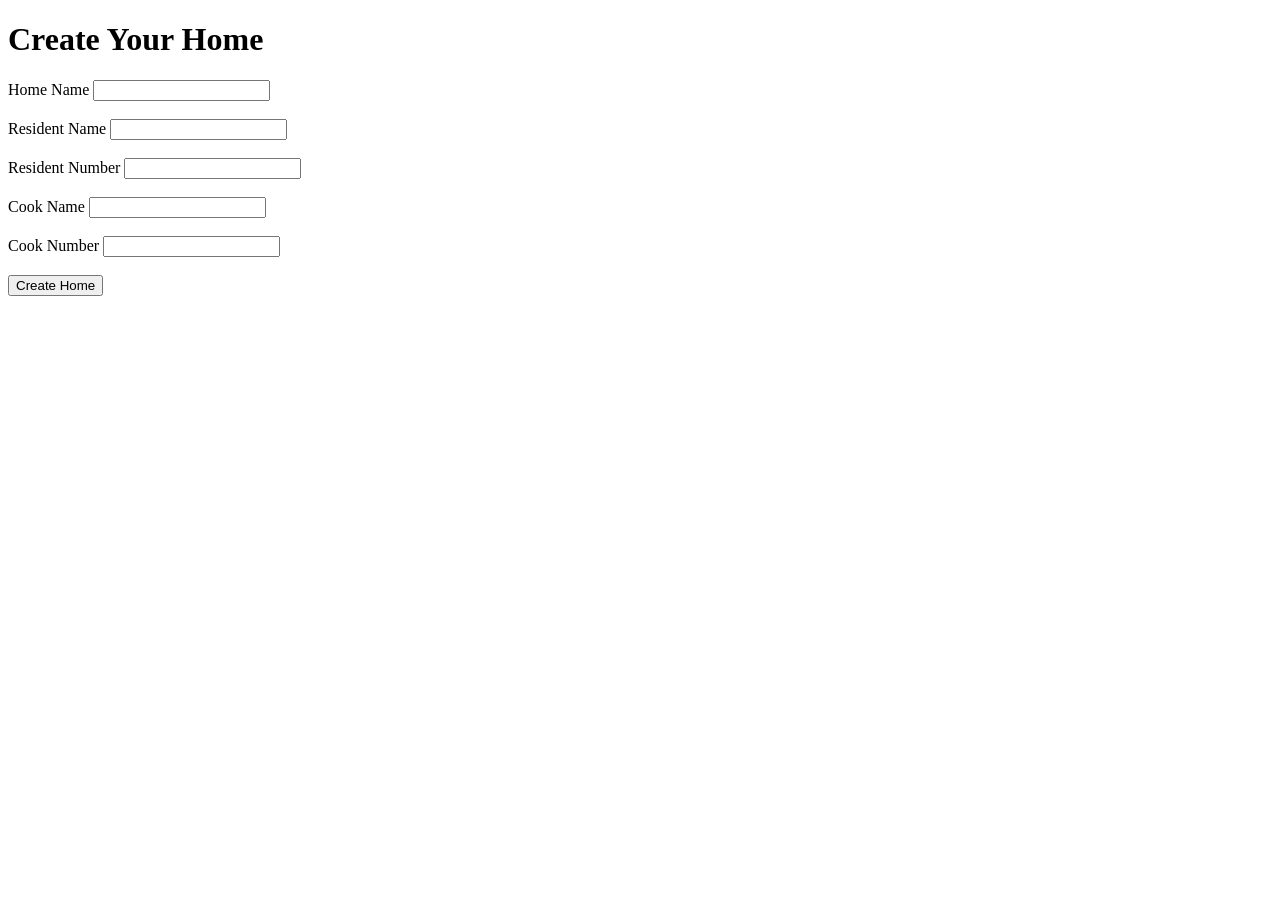
<file: frontend/meal-bot-frontend/index.html>
<!DOCTYPE html>
<html>
<head>
    <title>MealBot</title>
</head>

<body>

    <h1>Create Your Home</h1>

    <label>Home Name</label>
    <input type="text" id="homeName">

    <br><br>

    <label>Resident Name</label>
    <input type="text" id="residentName">

    <br><br>

    <label>Resident Number</label>
    <input type="text" id="residentNumber">

    <br><br>

    <label>Cook Name</label>
    <input type="text" id="cookName">

    <br><br>

    <label>Cook Number</label>
    <input type="text" id="cookNumber">

    <br><br>

    <button id="createHomeButton">Create Home</button>

    <p id="result"></p>

    <script src="script.js"></script>

</body>
</html>
</file>
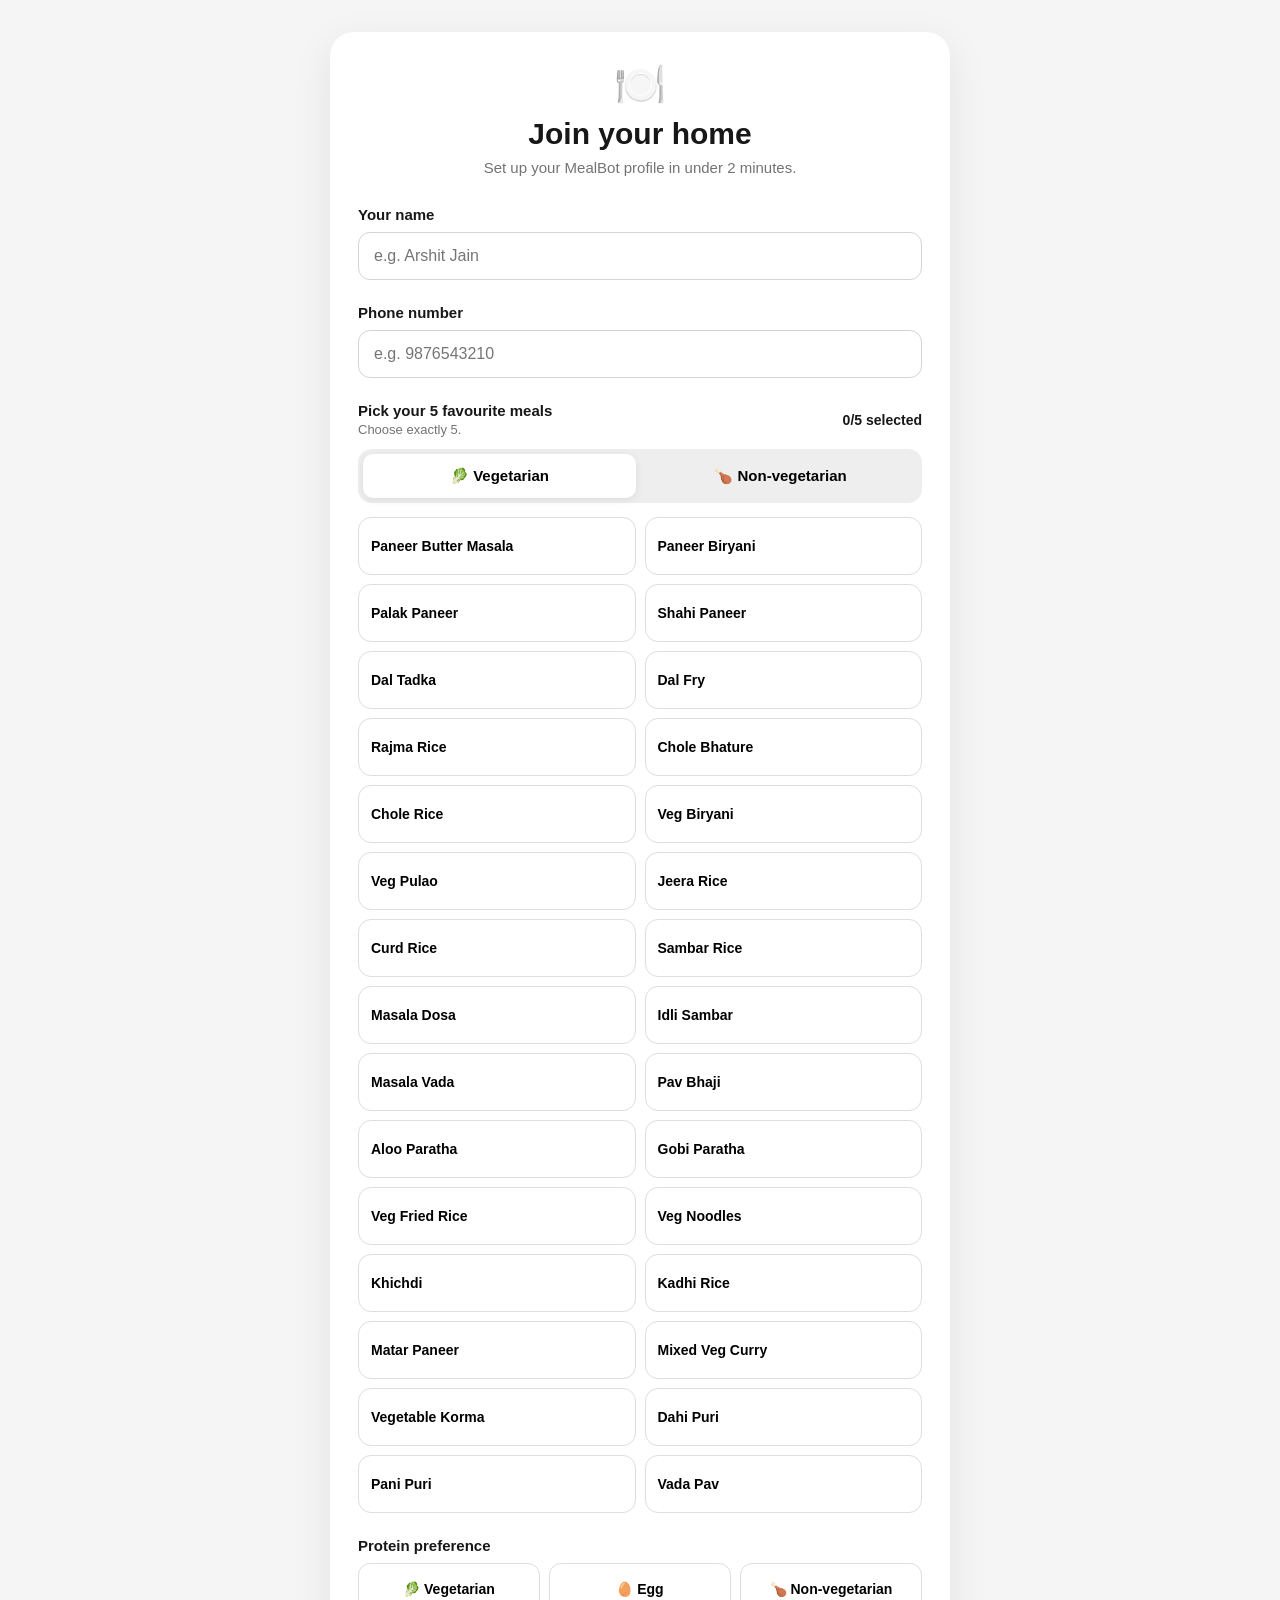
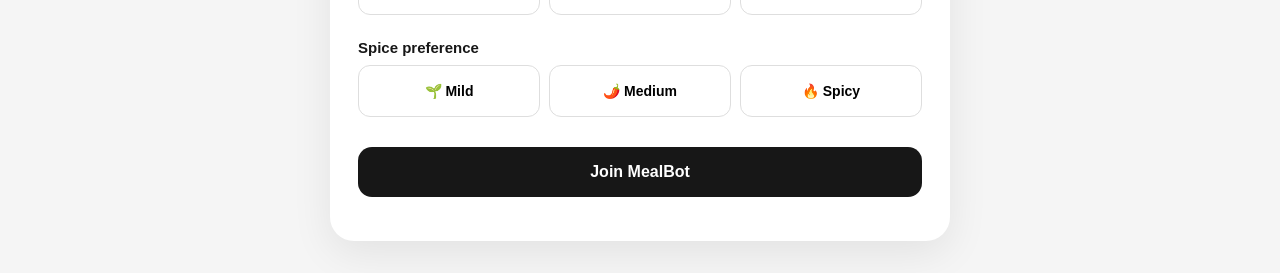
<file: frontend/meal-bot-frontend/configure-resident.html>
<!DOCTYPE html>
<html lang="en">
<head>
    <meta charset="UTF-8">
    <meta name="viewport" content="width=device-width, initial-scale=1.0">
    <title>MealBot — Join Your Home</title>
    <link rel="stylesheet" href="resident.css">
</head>
<body>

    <main class="container">
        <div class="card">

            <div class="header">
                <div class="logo">🍽️</div>
                <h1>Join your home</h1>
                <p>Set up your MealBot profile in under 2 minutes.</p>
            </div>

            <section>
                <label for="residentName">Your name</label>
                <input
                    type="text"
                    id="residentName"
                    placeholder="e.g. Arshit Jain"
                    autocomplete="name"
                >
            </section>

            <section>
                <label for="residentNumber">Phone number</label>
                <input
                    type="tel"
                    id="residentNumber"
                    placeholder="e.g. 9876543210"
                    autocomplete="tel"
                >
            </section>

            <section>
                <div class="section-heading">
                    <div>
                        <label>Pick your 5 favourite meals</label>
                        <p>Choose exactly 5.</p>
                    </div>
                    <span id="mealCounter">0/5</span>
                </div>

                <div id="mealGrid" class="meal-grid"></div>
            </section>

            <section>
                <label>Protein preference</label>
                <div id="proteinOptions" class="option-grid">
                    <button type="button" data-value="vegetarian">🥬 Vegetarian</button>
                    <button type="button" data-value="egg">🥚 Egg</button>
                    <button type="button" data-value="non_vegetarian">🍗 Non-vegetarian</button>
                </div>
            </section>

            <section>
                <label>Spice preference</label>
                <div id="spiceOptions" class="option-grid">
                    <button type="button" data-value="mild">🌱 Mild</button>
                    <button type="button" data-value="medium">🌶️ Medium</button>
                    <button type="button" data-value="spicy">🔥 Spicy</button>
                </div>
            </section>

            <button id="submitButton" class="submit-button" type="button">
                Join MealBot
            </button>

            <p id="result"></p>

        </div>
    </main>

    <script src="resident.js"></script>
</body>
</html>
</file>
<file: frontend/meal-bot-frontend/resident.css>
* {
    box-sizing: border-box;
}

body {
    margin: 0;
    font-family: Arial, sans-serif;
    background: #f5f5f5;
    color: #171717;
}

.container {
    width: 100%;
    min-height: 100vh;
    display: flex;
    justify-content: center;
    padding: 32px 16px;
}

.card {
    width: 100%;
    max-width: 620px;
    background: white;
    border-radius: 24px;
    padding: 28px;
    box-shadow: 0 12px 40px rgba(0, 0, 0, 0.08);
}

.header {
    text-align: center;
    margin-bottom: 30px;
}

.logo {
    font-size: 42px;
    margin-bottom: 8px;
}

h1 {
    margin: 0;
    font-size: 30px;
}

.header p {
    margin: 8px 0 0;
    color: #737373;
    font-size: 15px;
}

section {
    margin-top: 24px;
}

label {
    display: block;
    font-size: 15px;
    font-weight: 700;
    margin-bottom: 9px;
}

input {
    width: 100%;
    padding: 14px 15px;
    border: 1px solid #d4d4d4;
    border-radius: 12px;
    font-size: 16px;
    outline: none;
}

input:focus {
    border-color: #171717;
}

.section-heading {
    display: flex;
    align-items: center;
    justify-content: space-between;
    margin-bottom: 12px;
}

.section-heading label {
    margin-bottom: 3px;
}

.section-heading p {
    margin: 0;
    color: #737373;
    font-size: 13px;
}

#mealCounter {
    font-size: 14px;
    font-weight: 700;
    white-space: nowrap;
}

.food-toggle {
    display: grid;
    grid-template-columns: 1fr 1fr;
    gap: 8px;
    padding: 5px;
    background: #eeeeee;
    border-radius: 14px;
    margin-bottom: 14px;
}

.food-toggle button {
    border: 0;
    background: transparent;
    padding: 13px 10px;
    border-radius: 10px;
    font-size: 15px;
    font-weight: 700;
    cursor: pointer;
}

.food-toggle button.selected {
    background: white;
    box-shadow: 0 2px 8px rgba(0, 0, 0, 0.08);
}

.meal-grid {
    display: grid;
    grid-template-columns: repeat(2, 1fr);
    gap: 9px;
}

.meal-card {
    min-height: 58px;
    padding: 12px;
    border: 1px solid #dedede;
    background: white;
    border-radius: 13px;
    font-size: 14px;
    font-weight: 600;
    cursor: pointer;
    text-align: left;
    transition: 0.15s ease;
}

.meal-card:hover {
    transform: translateY(-1px);
}

.meal-card.selected {
    border: 2px solid #171717;
    background: #f0f0f0;
}

.option-grid {
    display: grid;
    grid-template-columns: repeat(3, 1fr);
    gap: 9px;
}

.option-grid button {
    min-height: 52px;
    border: 1px solid #dedede;
    background: white;
    border-radius: 12px;
    font-size: 14px;
    font-weight: 600;
    cursor: pointer;
}

.option-grid button.selected {
    border: 2px solid #171717;
    background: #f0f0f0;
}

.submit-button {
    width: 100%;
    margin-top: 30px;
    padding: 16px;
    border: 0;
    border-radius: 14px;
    background: #171717;
    color: white;
    font-size: 16px;
    font-weight: 700;
    cursor: pointer;
}

.submit-button:disabled {
    opacity: 0.6;
    cursor: not-allowed;
}

#result {
    text-align: center;
    margin: 16px 0 0;
    font-size: 14px;
    font-weight: 600;
}

@media (max-width: 480px) {
    .container {
        padding: 16px 10px;
    }

    .card {
        padding: 20px 16px;
        border-radius: 20px;
    }

    h1 {
        font-size: 26px;
    }

    .meal-grid {
        grid-template-columns: 1fr 1fr;
    }

    .option-grid {
        grid-template-columns: 1fr;
    }
}
</file>
